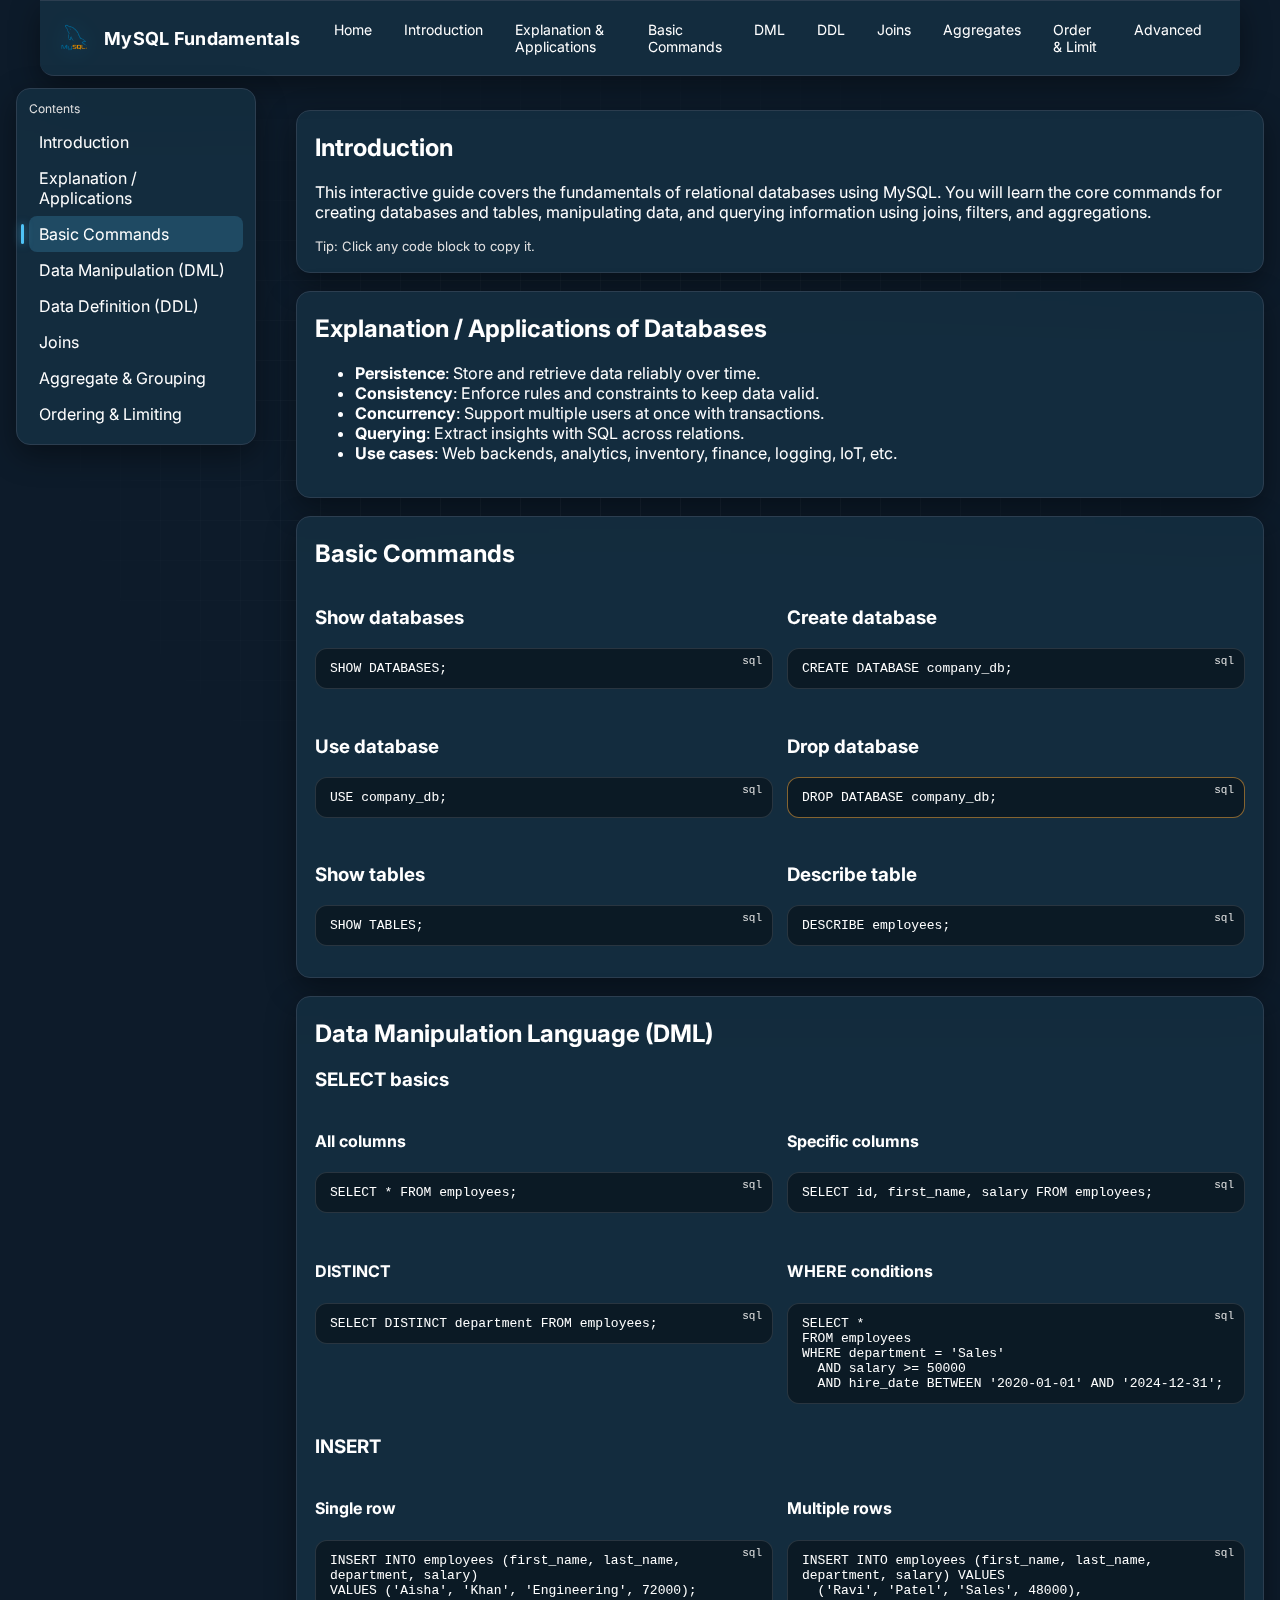
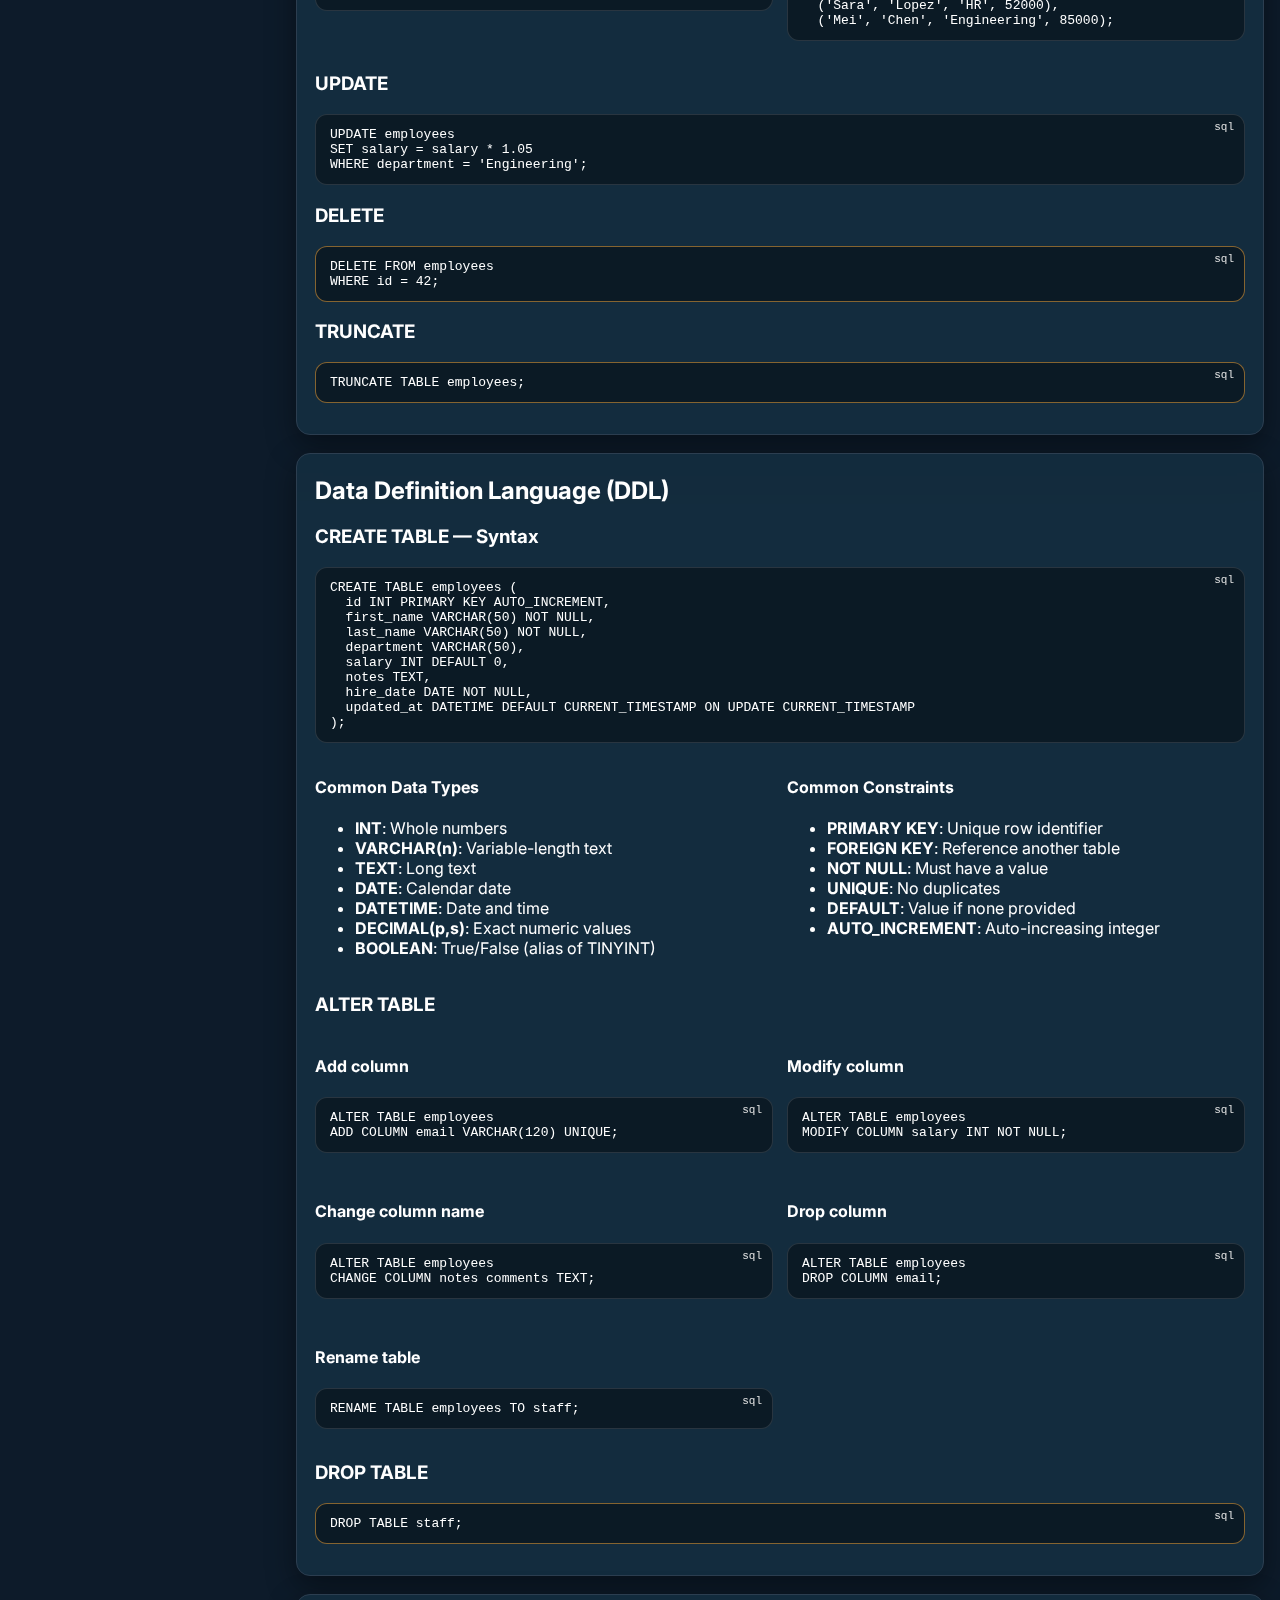
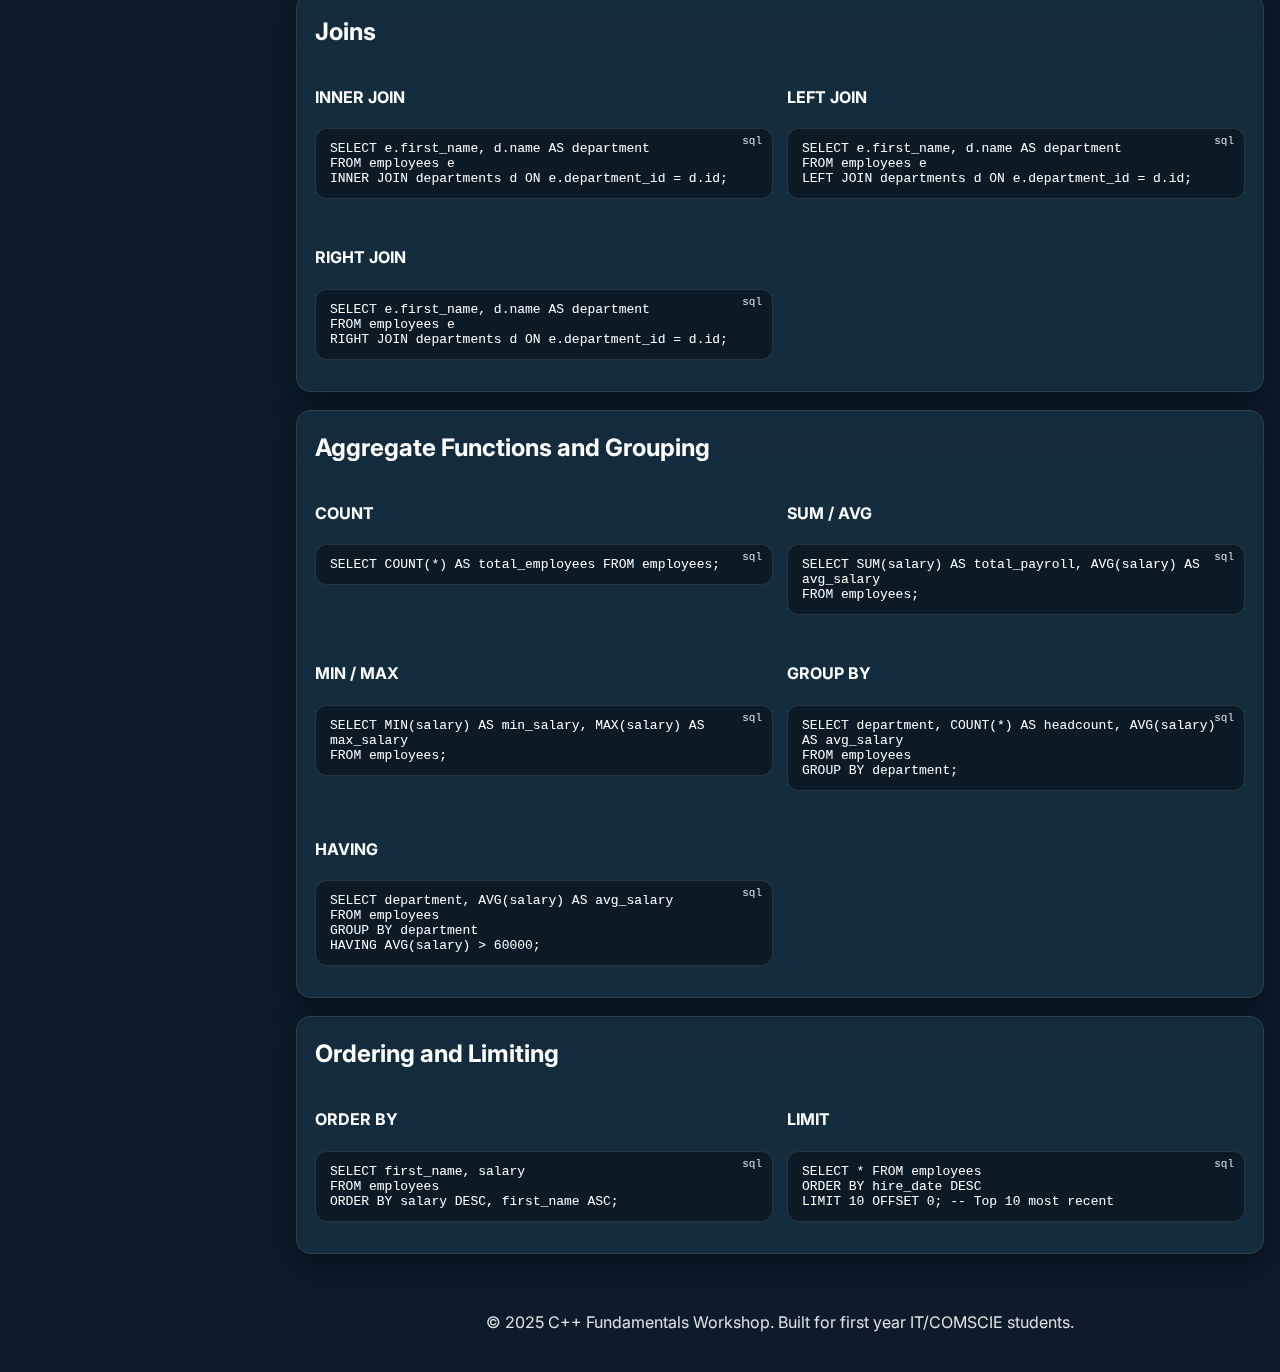
<file: index.html>
<!DOCTYPE html>
<html lang="en">
<head>
    <meta charset="UTF-8" />
    <meta name="viewport" content="width=device-width, initial-scale=1.0" />
    <title>MySQL Fundamentals — Interactive Guide</title>
    <link rel="icon" type="image/webp" href="idg.png">
    <meta name="theme-color" content="#0b0f1a" />

    <link rel="preconnect" href="https://fonts.googleapis.com" />
    <link rel="preconnect" href="https://fonts.gstatic.com" crossorigin />
    <link href="https://fonts.googleapis.com/css2?family=Inter:wght@300;400;600;800&display=swap" rel="stylesheet" />

    <link rel="stylesheet" href="styles.css" />
</head>
<body>
    <div class="bg-grid" aria-hidden="true"></div>
    <header class="site-header glass" id="siteHeader"></header>

    <aside class="side-nav glass" id="sideNav">
        <div class="side-title">Contents</div>
        <a href="#intro" class="active">Introduction</a>
        <a href="#applications">Explanation / Applications</a>
        <a href="#basic">Basic Commands</a>
        <a href="#dml">Data Manipulation (DML)</a>
        <a href="#ddl">Data Definition (DDL)</a>
        <a href="#joins">Joins</a>
        <a href="#agg">Aggregate & Grouping</a>
        <a href="#order">Ordering & Limiting</a>
    </aside>

    <main class="content">
        <section id="intro" class="card glass">
            <h2>Introduction</h2>
            <p>
                This interactive guide covers the fundamentals of relational databases using MySQL.
                You will learn the core commands for creating databases and tables, manipulating data,
                and querying information using joins, filters, and aggregations.
            </p>
            <div class="tip">Tip: Click any code block to copy it.</div>
        </section>

        <section id="applications" class="card glass">
            <h2>Explanation / Applications of Databases</h2>
            <ul>
                <li><strong>Persistence</strong>: Store and retrieve data reliably over time.</li>
                <li><strong>Consistency</strong>: Enforce rules and constraints to keep data valid.</li>
                <li><strong>Concurrency</strong>: Support multiple users at once with transactions.</li>
                <li><strong>Querying</strong>: Extract insights with SQL across relations.</li>
                <li><strong>Use cases</strong>: Web backends, analytics, inventory, finance, logging, IoT, etc.</li>
            </ul>
        </section>

        <section id="basic" class="card glass">
            <h2>Basic Commands</h2>
            <div class="code-grid">
                <div>
                    <h3>Show databases</h3>
                    <pre class="code" data-lang="sql"><code>SHOW DATABASES;</code></pre>
                </div>
                <div>
                    <h3>Create database</h3>
                    <pre class="code" data-lang="sql"><code>CREATE DATABASE company_db;</code></pre>
                </div>
                <div>
                    <h3>Use database</h3>
                    <pre class="code" data-lang="sql"><code>USE company_db;</code></pre>
                </div>
                <div>
                    <h3>Drop database</h3>
                    <pre class="code warning" data-lang="sql"><code>DROP DATABASE company_db;</code></pre>
                </div>
                <div>
                    <h3>Show tables</h3>
                    <pre class="code" data-lang="sql"><code>SHOW TABLES;</code></pre>
                </div>
                <div>
                    <h3>Describe table</h3>
                    <pre class="code" data-lang="sql"><code>DESCRIBE employees;</code></pre>
                </div>
            </div>
        </section>

        <section id="dml" class="card glass">
            <h2>Data Manipulation Language (DML)</h2>
            <h3>SELECT basics</h3>
            <div class="code-grid">
                <div>
                    <h4>All columns</h4>
                    <pre class="code" data-lang="sql"><code>SELECT * FROM employees;</code></pre>
                </div>
                <div>
                    <h4>Specific columns</h4>
                    <pre class="code" data-lang="sql"><code>SELECT id, first_name, salary FROM employees;</code></pre>
                </div>
                <div>
                    <h4>DISTINCT</h4>
                    <pre class="code" data-lang="sql"><code>SELECT DISTINCT department FROM employees;</code></pre>
                </div>
                <div>
                    <h4>WHERE conditions</h4>
                    <pre class="code" data-lang="sql"><code>SELECT *
FROM employees
WHERE department = 'Sales'
  AND salary &gt;= 50000
  AND hire_date BETWEEN '2020-01-01' AND '2024-12-31';</code></pre>
                </div>
            </div>

            <h3>INSERT</h3>
            <div class="code-grid">
                <div>
                    <h4>Single row</h4>
                    <pre class="code" data-lang="sql"><code>INSERT INTO employees (first_name, last_name, department, salary)
VALUES ('Aisha', 'Khan', 'Engineering', 72000);</code></pre>
                </div>
                <div>
                    <h4>Multiple rows</h4>
                    <pre class="code" data-lang="sql"><code>INSERT INTO employees (first_name, last_name, department, salary) VALUES
  ('Ravi', 'Patel', 'Sales', 48000),
  ('Sara', 'Lopez', 'HR', 52000),
  ('Mei', 'Chen', 'Engineering', 85000);</code></pre>
                </div>
            </div>

            <h3>UPDATE</h3>
            <pre class="code" data-lang="sql"><code>UPDATE employees
SET salary = salary * 1.05
WHERE department = 'Engineering';</code></pre>

            <h3>DELETE</h3>
            <pre class="code warning" data-lang="sql"><code>DELETE FROM employees
WHERE id = 42;</code></pre>

            <h3>TRUNCATE</h3>
            <pre class="code warning" data-lang="sql"><code>TRUNCATE TABLE employees;</code></pre>
        </section>

        <section id="ddl" class="card glass">
            <h2>Data Definition Language (DDL)</h2>
            <h3>CREATE TABLE — Syntax</h3>
            <pre class="code" data-lang="sql"><code>CREATE TABLE employees (
  id INT PRIMARY KEY AUTO_INCREMENT,
  first_name VARCHAR(50) NOT NULL,
  last_name VARCHAR(50) NOT NULL,
  department VARCHAR(50),
  salary INT DEFAULT 0,
  notes TEXT,
  hire_date DATE NOT NULL,
  updated_at DATETIME DEFAULT CURRENT_TIMESTAMP ON UPDATE CURRENT_TIMESTAMP
);</code></pre>

            <div class="grid-2">
                <div>
                    <h4>Common Data Types</h4>
                    <ul>
                        <li><strong>INT</strong>: Whole numbers</li>
                        <li><strong>VARCHAR(n)</strong>: Variable-length text</li>
                        <li><strong>TEXT</strong>: Long text</li>
                        <li><strong>DATE</strong>: Calendar date</li>
                        <li><strong>DATETIME</strong>: Date and time</li>
                        <li><strong>DECIMAL(p,s)</strong>: Exact numeric values</li>
                        <li><strong>BOOLEAN</strong>: True/False (alias of TINYINT)</li>
                    </ul>
                </div>
                <div>
                    <h4>Common Constraints</h4>
                    <ul>
                        <li><strong>PRIMARY KEY</strong>: Unique row identifier</li>
                        <li><strong>FOREIGN KEY</strong>: Reference another table</li>
                        <li><strong>NOT NULL</strong>: Must have a value</li>
                        <li><strong>UNIQUE</strong>: No duplicates</li>
                        <li><strong>DEFAULT</strong>: Value if none provided</li>
                        <li><strong>AUTO_INCREMENT</strong>: Auto-increasing integer</li>
                    </ul>
                </div>
            </div>

            <h3>ALTER TABLE</h3>
            <div class="code-grid">
                <div>
                    <h4>Add column</h4>
                    <pre class="code" data-lang="sql"><code>ALTER TABLE employees
ADD COLUMN email VARCHAR(120) UNIQUE;</code></pre>
                </div>
                <div>
                    <h4>Modify column</h4>
                    <pre class="code" data-lang="sql"><code>ALTER TABLE employees
MODIFY COLUMN salary INT NOT NULL;</code></pre>
                </div>
                <div>
                    <h4>Change column name</h4>
                    <pre class="code" data-lang="sql"><code>ALTER TABLE employees
CHANGE COLUMN notes comments TEXT;</code></pre>
                </div>
                <div>
                    <h4>Drop column</h4>
                    <pre class="code" data-lang="sql"><code>ALTER TABLE employees
DROP COLUMN email;</code></pre>
                </div>
                <div>
                    <h4>Rename table</h4>
                    <pre class="code" data-lang="sql"><code>RENAME TABLE employees TO staff;</code></pre>
                </div>
            </div>

            <h3>DROP TABLE</h3>
            <pre class="code warning" data-lang="sql"><code>DROP TABLE staff;</code></pre>
        </section>

        <section id="joins" class="card glass">
            <h2>Joins</h2>
            <div class="grid-2">
                <div>
                    <h4>INNER JOIN</h4>
                    <pre class="code" data-lang="sql"><code>SELECT e.first_name, d.name AS department
FROM employees e
INNER JOIN departments d ON e.department_id = d.id;</code></pre>
                </div>
                <div>
                    <h4>LEFT JOIN</h4>
                    <pre class="code" data-lang="sql"><code>SELECT e.first_name, d.name AS department
FROM employees e
LEFT JOIN departments d ON e.department_id = d.id;</code></pre>
                </div>
                <div>
                    <h4>RIGHT JOIN</h4>
                    <pre class="code" data-lang="sql"><code>SELECT e.first_name, d.name AS department
FROM employees e
RIGHT JOIN departments d ON e.department_id = d.id;</code></pre>
                </div>
            </div>
        </section>

        <section id="agg" class="card glass">
            <h2>Aggregate Functions and Grouping</h2>
            <div class="code-grid">
                <div>
                    <h4>COUNT</h4>
                    <pre class="code" data-lang="sql"><code>SELECT COUNT(*) AS total_employees FROM employees;</code></pre>
                </div>
                <div>
                    <h4>SUM / AVG</h4>
                    <pre class="code" data-lang="sql"><code>SELECT SUM(salary) AS total_payroll, AVG(salary) AS avg_salary
FROM employees;</code></pre>
                </div>
                <div>
                    <h4>MIN / MAX</h4>
                    <pre class="code" data-lang="sql"><code>SELECT MIN(salary) AS min_salary, MAX(salary) AS max_salary
FROM employees;</code></pre>
                </div>
                <div>
                    <h4>GROUP BY</h4>
                    <pre class="code" data-lang="sql"><code>SELECT department, COUNT(*) AS headcount, AVG(salary) AS avg_salary
FROM employees
GROUP BY department;</code></pre>
                </div>
                <div>
                    <h4>HAVING</h4>
                    <pre class="code" data-lang="sql"><code>SELECT department, AVG(salary) AS avg_salary
FROM employees
GROUP BY department
HAVING AVG(salary) &gt; 60000;</code></pre>
                </div>
            </div>
        </section>

        <section id="order" class="card glass">
            <h2>Ordering and Limiting</h2>
            <div class="code-grid">
                <div>
                    <h4>ORDER BY</h4>
                    <pre class="code" data-lang="sql"><code>SELECT first_name, salary
FROM employees
ORDER BY salary DESC, first_name ASC;</code></pre>
                </div>
                <div>
                    <h4>LIMIT</h4>
                    <pre class="code" data-lang="sql"><code>SELECT * FROM employees
ORDER BY hire_date DESC
LIMIT 10 OFFSET 0; -- Top 10 most recent</code></pre>
                </div>
            </div>
        </section>

        <footer class="site-footer">
            <p>&copy; 2025 C++ Fundamentals Workshop. Built for first year IT/COMSCIE students.</p>

        </footer>
    </main>

    <button class="to-top" aria-label="Scroll to top">↑</button>

    <script src="script.js"></script>
</body>
<!--
Note: This is a static learning resource. For running SQL, use a local MySQL instance
or an online SQL sandbox.
-->
</html>
</file>
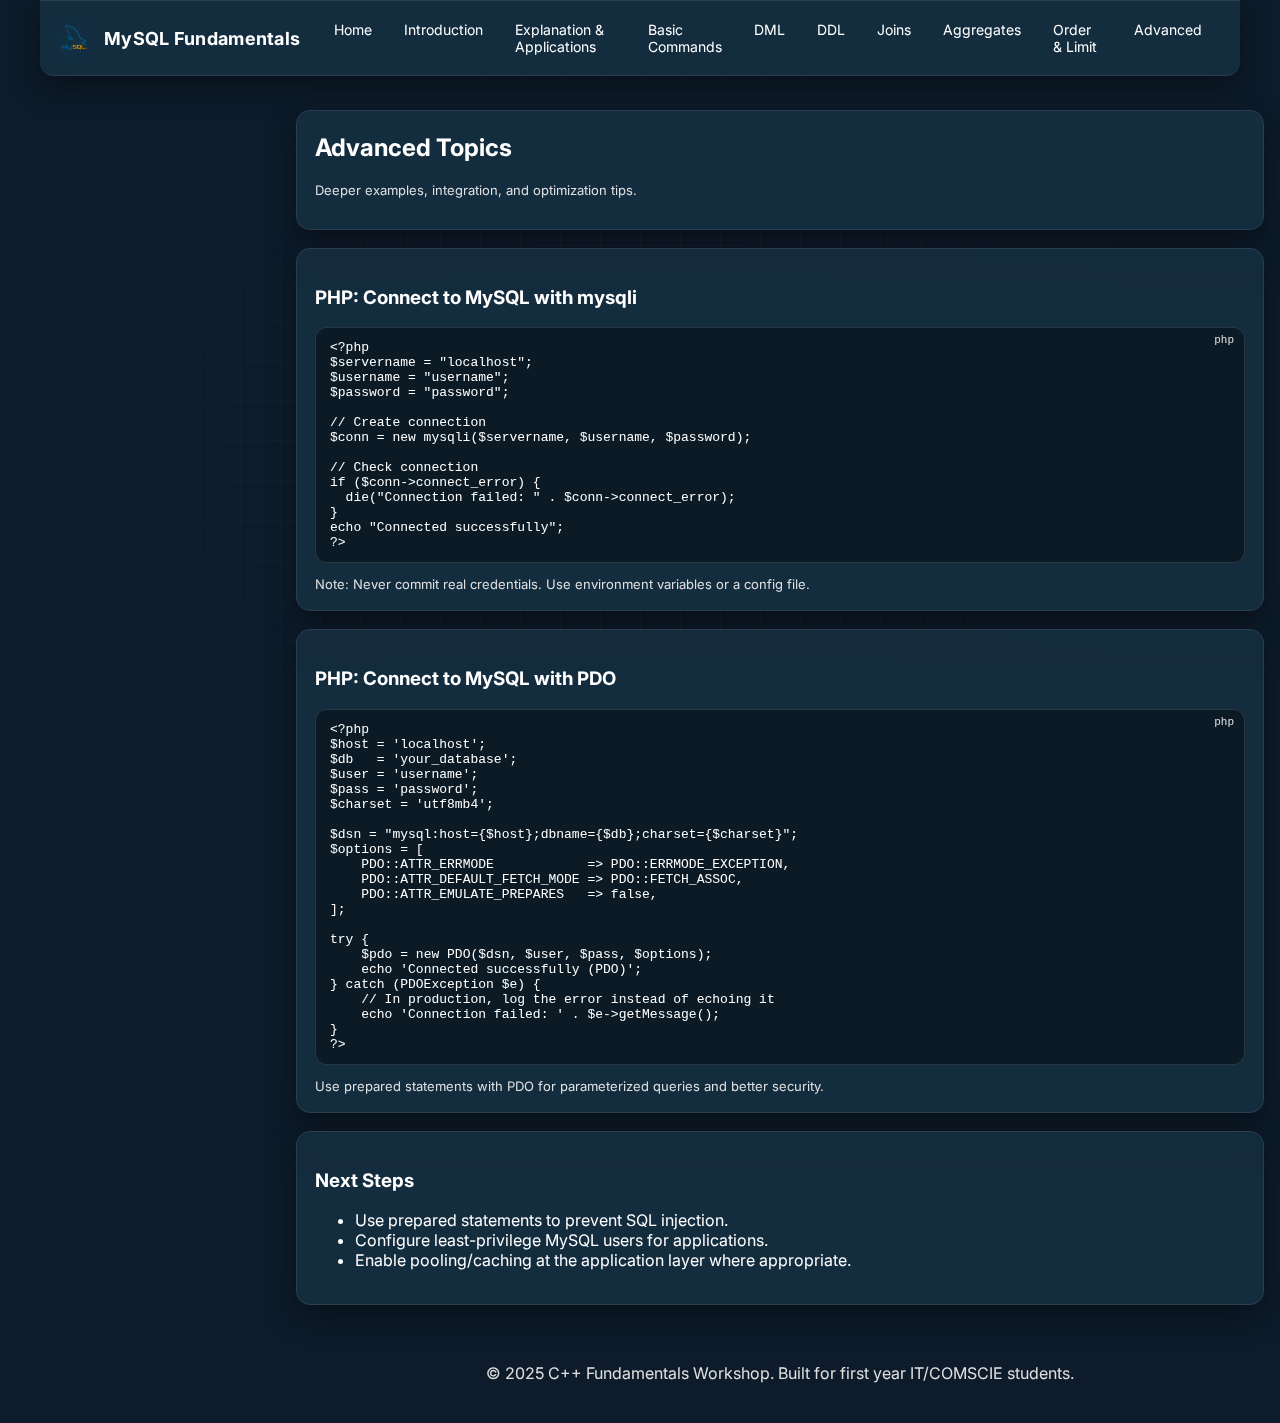
<file: advanced.html>
<!DOCTYPE html>
<html lang="en">
<head>
    <meta charset="UTF-8" />
    <meta name="viewport" content="width=device-width, initial-scale=1.0" />
    <title>MySQL Fundamentals — Advanced Topics</title>
    <link rel="icon" type="image/webp" href="idg.png">
    <meta name="theme-color" content="#0b0f1a" />
    <link rel="preconnect" href="https://fonts.googleapis.com" />
    <link rel="preconnect" href="https://fonts.gstatic.com" crossorigin />
    <link href="https://fonts.googleapis.com/css2?family=Inter:wght@300;400;600;800&display=swap" rel="stylesheet" />
    <link rel="stylesheet" href="styles.css" />
</head>
<body>
    <div class="bg-grid" aria-hidden="true"></div>
    <header class="site-header glass" id="siteHeader"></header>

    <main class="content">
        <section class="card glass">
            <h2>Advanced Topics</h2>
            <p class="tip">Deeper examples, integration, and optimization tips.</p>
        </section>

        <section id="php-connection" class="card glass">
            <h3>PHP: Connect to MySQL with mysqli</h3>
            <pre class="code" data-lang="php"><code>&lt;?php
$servername = "localhost";
$username = "username";
$password = "password";

// Create connection
$conn = new mysqli($servername, $username, $password);

// Check connection
if ($conn-&gt;connect_error) {
  die("Connection failed: " . $conn-&gt;connect_error);
}
echo "Connected successfully";
?&gt;</code></pre>
            <div class="tip">Note: Never commit real credentials. Use environment variables or a config file.</div>
        </section>

        <section id="php-pdo" class="card glass">
            <h3>PHP: Connect to MySQL with PDO</h3>
            <pre class="code" data-lang="php"><code>&lt;?php
$host = 'localhost';
$db   = 'your_database';
$user = 'username';
$pass = 'password';
$charset = 'utf8mb4';

$dsn = "mysql:host={$host};dbname={$db};charset={$charset}";
$options = [
    PDO::ATTR_ERRMODE            =&gt; PDO::ERRMODE_EXCEPTION,
    PDO::ATTR_DEFAULT_FETCH_MODE =&gt; PDO::FETCH_ASSOC,
    PDO::ATTR_EMULATE_PREPARES   =&gt; false,
];

try {
    $pdo = new PDO($dsn, $user, $pass, $options);
    echo 'Connected successfully (PDO)';
} catch (PDOException $e) {
    // In production, log the error instead of echoing it
    echo 'Connection failed: ' . $e-&gt;getMessage();
}
?&gt;</code></pre>
            <div class="tip">Use prepared statements with PDO for parameterized queries and better security.</div>
        </section>

        <section class="card glass">
            <h3>Next Steps</h3>
            <ul>
                <li>Use prepared statements to prevent SQL injection.</li>
                <li>Configure least-privilege MySQL users for applications.</li>
                <li>Enable pooling/caching at the application layer where appropriate.</li>
            </ul>
        </section>

        <footer class="site-footer">
            <p>&copy; 2025 C++ Fundamentals Workshop. Built for first year IT/COMSCIE students.</p>
        </footer>
    </main>

    <button class="to-top" aria-label="Scroll to top">↑</button>
    <script src="script.js"></script>
</body>
</html>
</file>
<file: styles.css>
:root {
  --primary-color: #4fc3f7;
  --secondary-color: #0277bd;
  --accent-color: #00acc1;
  --background-dark: #0d1b2a;
  --background-light: #1b263b;
  --text-primary: #ffffff;
  --text-secondary: #e0e0e0;
  --border-color: #2c3e50;
  --glow-color: #4fc3f7;
  --card-bg: rgba(27, 38, 59, 0.9);
  --glass-bg: rgba(79, 195, 247, 0.1);
  /* Backward-compat mapping to existing names */
  --bg: var(--background-dark);
  --surface: var(--glass-bg);
  --surface-strong: rgba(79, 195, 247, 0.2);
  --text: var(--text-primary);
  --muted: var(--text-secondary);
  --primary: var(--primary-color);
  --accent: var(--accent-color);
  --warn: #ffad3b;
  --shadow: 0 10px 30px rgba(0, 0, 0, 0.4);
}

* { box-sizing: border-box; }
html, body { height: 100%; }
body {
  margin: 0;
  font-family: 'Inter', system-ui, -apple-system, Segoe UI, Roboto, sans-serif;
  color: var(--text);
  background:  var(--background-dark);
  overflow-x: hidden;

}

.bg-grid::before {
  content: '';
  position: fixed;
  inset: 0;
  background-image: linear-gradient(rgba(255, 255, 255, 0.05) 1px, transparent 1px),
                    linear-gradient(90deg, rgba(255, 255, 255, 0.05) 1px, transparent 1px);
  background-size: 40px 40px;
  mask-image: radial-gradient(ellipse at center, black, transparent 70%);
  pointer-events: none;
  z-index: 0;
}

.glass {
  background: var(--surface);
  backdrop-filter: blur(40px);
  -webkit-backdrop-filter: blur(10px);
  border: 1px solid var(--border-color);
  box-shadow: var(--shadow);
  border-radius: 14px;
}

.site-header {
  position: fixed;
  top: 0;
  left: 0;
  right: 0;
  margin: 0 auto;
  z-index: 1000;
  padding: 12px 16px;
  max-width: 1200px;
  display: grid;
  grid-template-columns: auto 1fr auto;
  align-items: center;
  gap: 12px;
  border-top-left-radius: 0;
  border-top-right-radius: 0;
  border-left: 0;
  border-right: 0;
  border-bottom: 1px solid var(--border-color);
}

.brand { display: flex; align-items: center; gap: 12px; }
.brand-icon {
  width: 36px; height: 36px; border-radius: 8px; filter: drop-shadow(0 0 10px rgba(0,229,255,0.3));
  animation: float 6s ease-in-out infinite;
}
.brand-text h1 { margin: 0; font-size: 18px; letter-spacing: 0.3px; color: var(--text-primary); }
.brand-text p { margin: 0; font-size: 12px; color: var(--muted); }
.brand-spacer { flex: 1; }

.top-nav { display: none; gap: 12px; }
.top-nav a {
  color: var(--text);
  text-decoration: none;
  font-size: 14px;
  padding: 8px 10px;
  border-radius: 8px;
  transition: background 200ms, color 200ms, transform 200ms, box-shadow 200ms;
}
.top-nav a:hover { background: var(--surface-strong); color: white; transform: translateY(-1px); box-shadow: 0 0 0 1px var(--secondary-color) inset; }
.top-nav a.active { color: var(--primary-color); box-shadow: 0 0 0 1px var(--primary-color) inset; }
/* Active underline/indicator for top nav */
.top-nav a { position: relative; }
.top-nav a.active::after {
  content: '';
  position: absolute;
  left: 8px;
  right: 8px;
  bottom: 3px;
  height: 2px;
  border-radius: 2px;
  background: var(--primary-color);
  box-shadow: 0 0 8px rgba(79,195,247,0.6);
}

.hamburger {
  width: 40px; height: 40px; border-radius: 10px; border: 1px solid rgba(255,255,255,0.12);
  background: var(--surface);
  display: grid; place-items: center; gap: 4px; cursor: pointer;
}
.hamburger span { width: 20px; height: 2px; background: var(--text); display: block; }
.hamburger:focus-visible { box-shadow: 0 0 0 3px rgba(79,195,247,0.35); }

.side-nav {
  position: fixed; top: 88px; left: 16px; width: 240px; padding: 12px; display: none; z-index: 2000;
}
.side-nav .side-title { font-size: 12px; color: var(--muted); margin-bottom: 8px; }
.side-nav a {
  display: block; color: var(--text); text-decoration: none; padding: 8px 10px; border-radius: 8px;
}
.side-nav a.active, .side-nav a:hover { background: var(--surface-strong); }
.side-nav a.active { position: relative; }
.side-nav a.active::before {
  content: '';
  position: absolute;
  left: -8px;
  top: 8px;
  bottom: 8px;
  width: 3px;
  border-radius: 2px;
  background: var(--primary-color);
  box-shadow: 0 0 8px rgba(79,195,247,0.6);
}

.content { max-width: 1000px; margin: 110px auto 80px; padding: 0 16px; position: relative; z-index: 1; }
main section { scroll-margin-top: 110px; }

.card { padding: 18px; margin: 18px 0; }
.card h2 { margin-top: 4px; }
.grid-2 { display: grid; grid-template-columns: 1fr; gap: 14px; }
.code-grid { display: grid; grid-template-columns: 1fr; gap: 14px; }

.tip { color: var(--muted); font-size: 13px; margin-top: 8px; }

pre.code {
  position: relative;
  background: rgba(0, 0, 0, 0.4);
  border: 1px solid rgba(255, 255, 255, 0.12);
  border-radius: 12px;
  padding: 12px 14px;
  overflow-x: auto;
  max-width: 100%;
  -webkit-overflow-scrolling: touch;
  transition: transform 200ms, box-shadow 200ms, border-color 200ms;
}
pre.code code { white-space: pre-wrap; word-break: break-word; overflow-wrap: anywhere; }
pre.code:hover { transform: translateY(-2px); box-shadow: 0 12px 24px rgba(0,0,0,0.4); border-color: rgba(79,195,247,0.5); }
pre.code.warning { border-color: rgba(255, 173, 59, 0.5); }
pre.code::after {
  content: attr(data-lang);
  position: absolute; top: 6px; right: 10px; font-size: 11px; color: var(--muted);
}

.site-footer { text-align: center; color: var(--muted); padding: 24px 8px; }
.accent { color: var(--accent); }

.to-top {
  position: fixed; right: 16px; bottom: 16px; width: 42px; height: 42px;
  border-radius: 50%; border: 1px solid rgba(255,255,255,0.15);
  background: linear-gradient(180deg, rgba(79,195,247,0.18), rgba(0,172,193,0.18));
  color: var(--text); cursor: pointer; display: grid; place-items: center;
  box-shadow: var(--shadow); opacity: 0; transform: translateY(10px); pointer-events: none;
  transition: opacity 200ms, transform 200ms;
}
.to-top.show { opacity: 1; transform: translateY(0); pointer-events: auto; }

@keyframes float {
  0% { transform: translateY(0); }
  50% { transform: translateY(-3px); }
  100% { transform: translateY(0); }
}

@media (min-width: 900px) {
  .top-nav { display: flex; }
  .hamburger { display: none; }
  .side-nav { display: block; }
  .content { margin-left: 280px; }
  .grid-2 { grid-template-columns: 1fr 1fr; }
  .code-grid { grid-template-columns: 1fr 1fr; }
}

@media (max-width: 899px) {
  .side-nav {
    left: 16px;
    right: 16px;
    width: auto;
    max-height: calc(100vh - 110px);
    overflow: auto;
  }
}

/* Focus styles */
a, button { outline: none; }
a:focus-visible, button:focus-visible, pre.code:focus-visible {
  box-shadow: 0 0 0 3px rgba(79,195,247,0.35);
}
</file>
